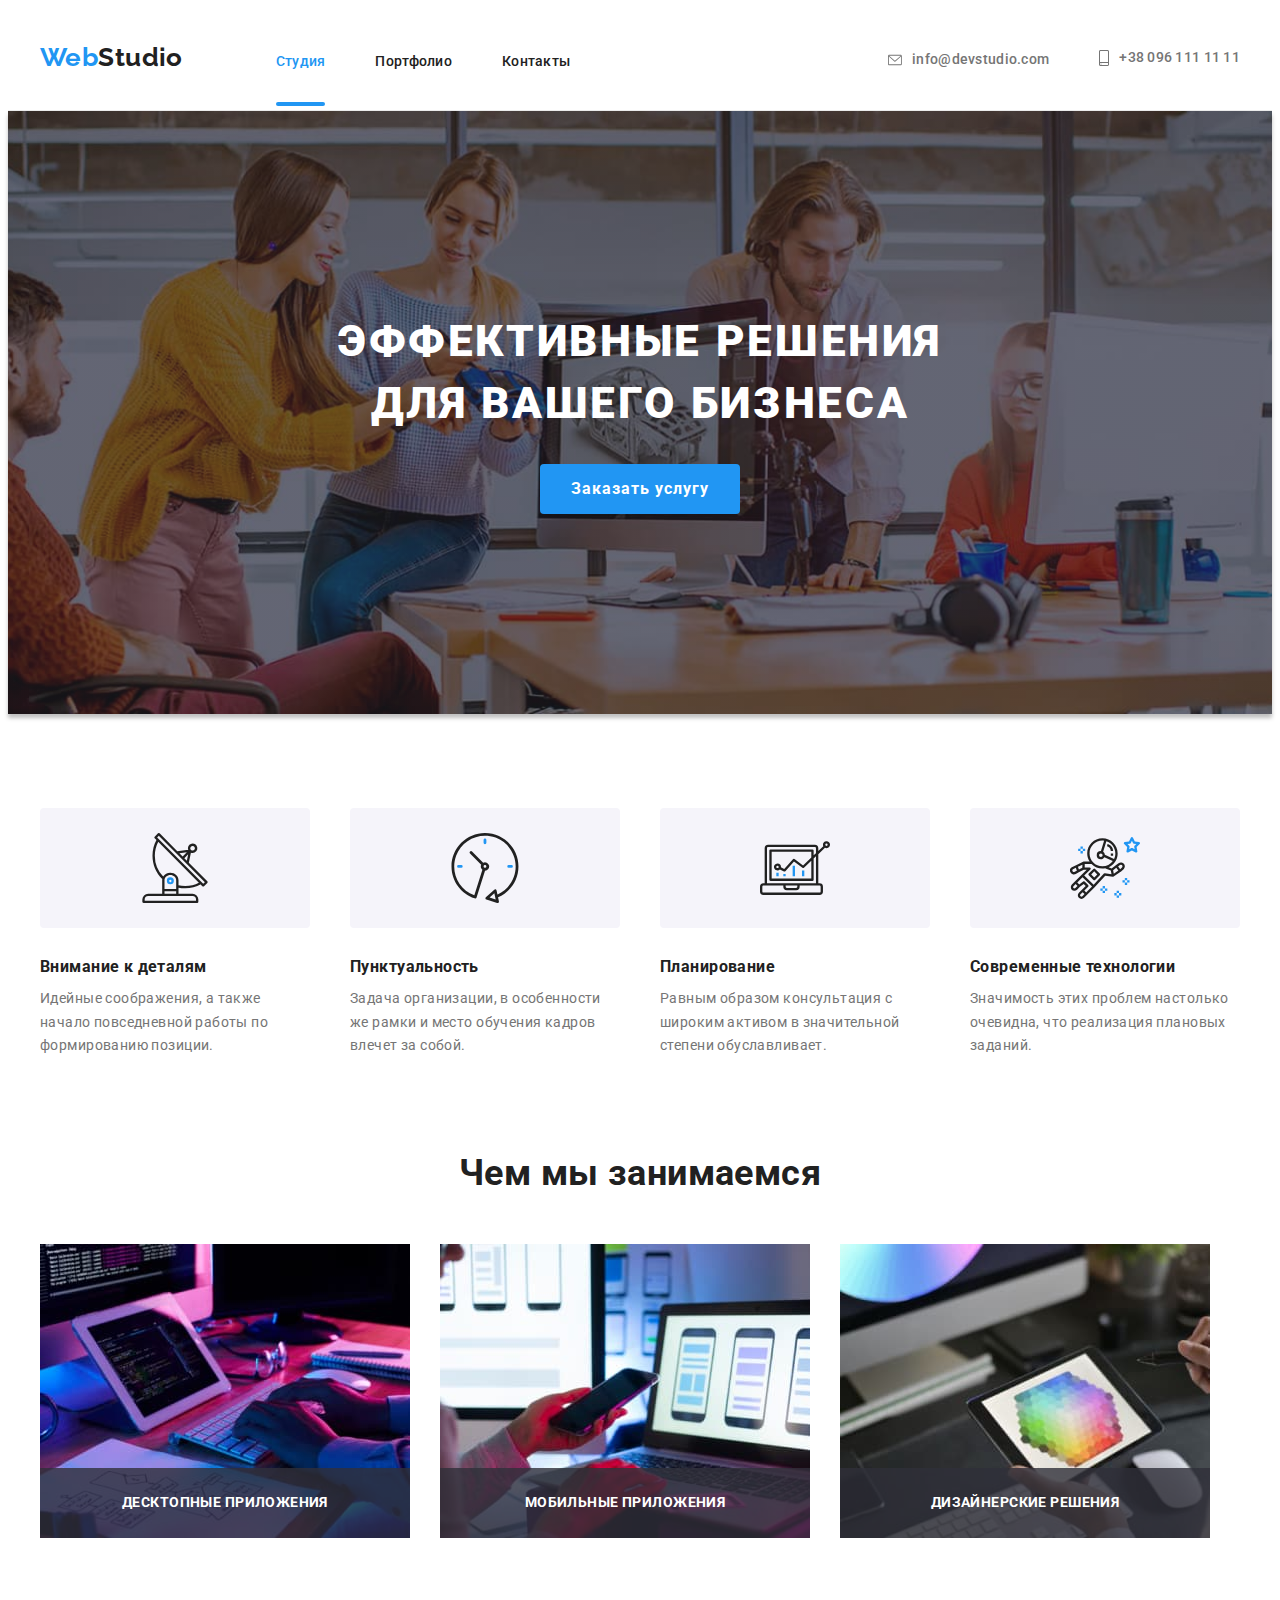
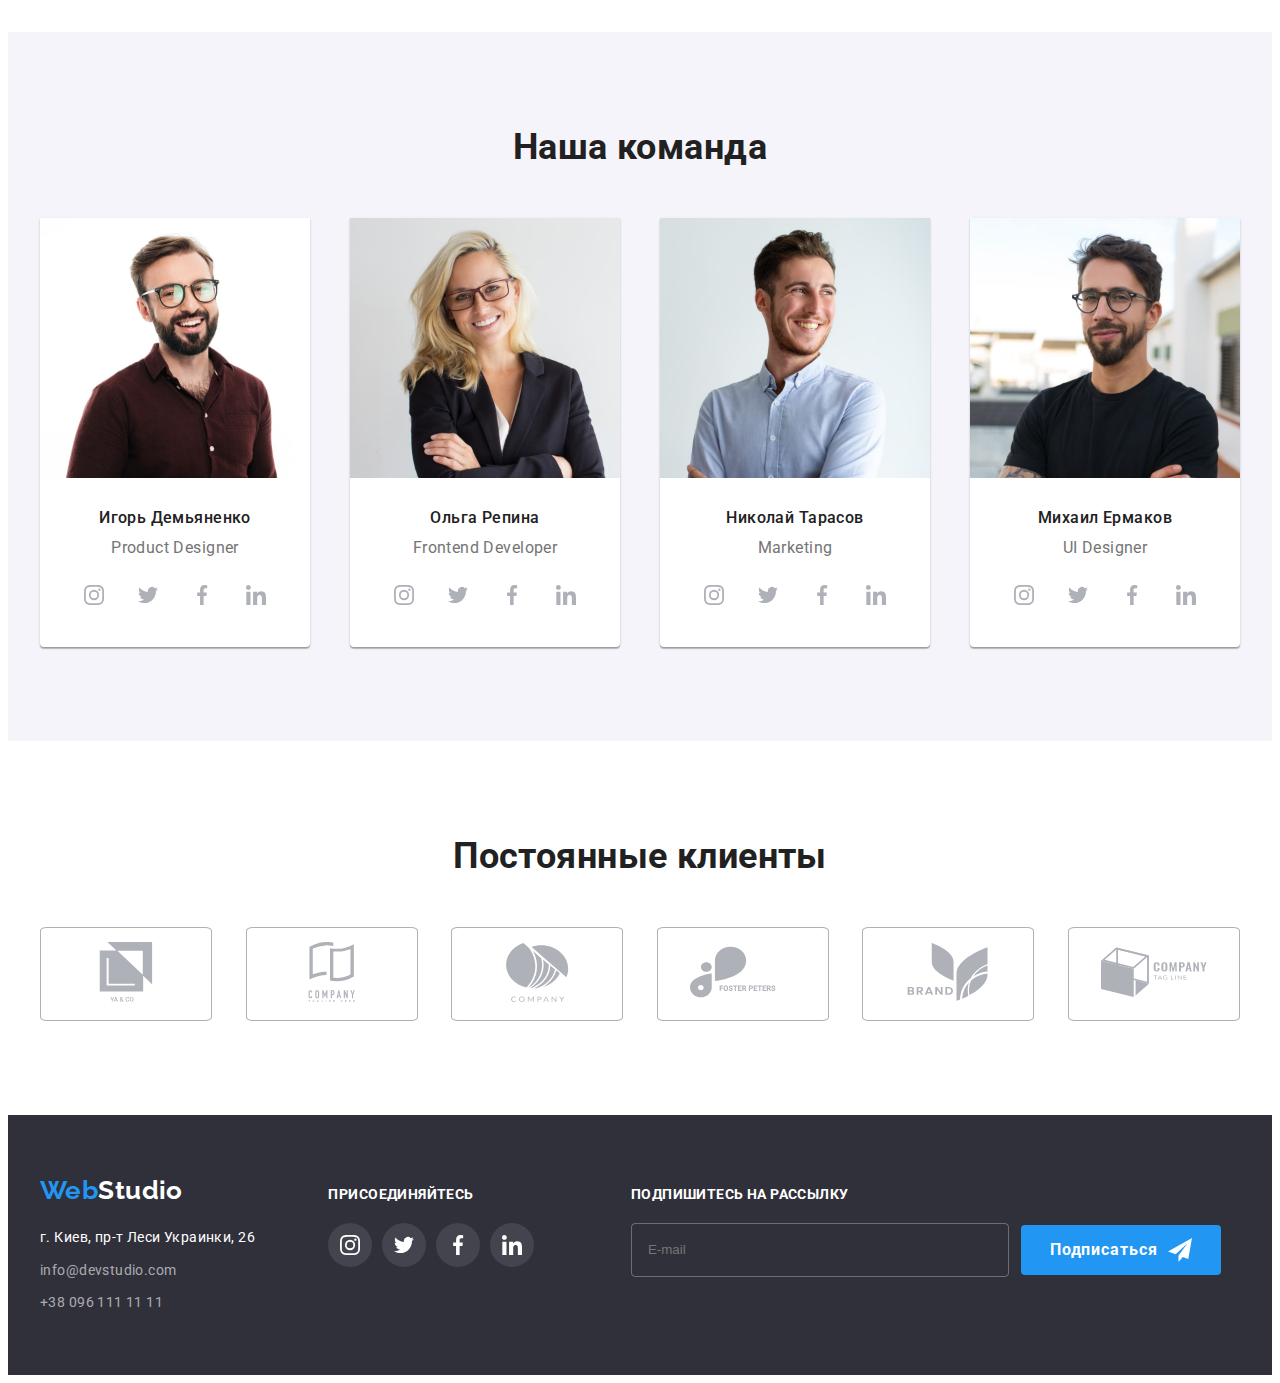
<file: index.html>
<!DOCTYPE html>
<html lang="ru">
  <head>
    <meta charset="UTF-8" />
    <meta http-equiv="X-UA-Compatible" content="IE=edge" />
    <meta name="viewport" content="width=device-width, initial-scale=1.0" />
    <title>Студия</title>
    <link
      rel="stylesheet"
      href="https://cdnjs.cloudflare.com/ajax/libs/modern-normalize/1.1.0/modern-normalize.min.css"
      integrity="sha512-wpPYUAdjBVSE4KJnH1VR1HeZfpl1ub8YT/NKx4PuQ5NmX2tKuGu6U/JRp5y+Y8XG2tV+wKQpNHVUX03MfMFn9Q=="
      crossorigin="anonymous"
      referrerpolicy="no-referrer"
    />
    <link
      href="https://fonts.googleapis.com/css2?family=Raleway:wght@700&family=Roboto:wght@400;500;700;900&display=swap"
      rel="stylesheet"
    />
    <link rel="stylesheet" href="./css/main.min.css" />
  </head>
  <body>
    <!--------------------------------------------Шапка проекта-------------------------------------------->
    <header class="header">
      <div class="container header__container">
        <nav class="site-nav">
          <a class="link logo header__logo" href="#" lang="en">
            <span class="accent-color">Web</span>Studio</a
          >
          <ul class="list site-list">
            <li class="site-list__item">
              <a class="link site-list__link current-link" href="index.html"
                >Студия</a
              >
            </li>
            <li class="site-list__item">
              <a class="link site-list__link" href="portfolio.html"
                >Портфолио</a
              >
            </li>
            <li class="site-list__item">
              <a class="link site-list__link" href="#">Контакты</a>
            </li>
          </ul>
        </nav>
        <ul class="list cntc-list">
          <li class="cntc-list__item">
            <a
              class="link mail-link cntc-list__link"
              href="mailto:info@devstudio.com"
            >
              <svg class="cntc-list__icon" width="16" height="12">
                <use href="./images/sprite.svg#icon-envelope"></use>
              </svg>
              info@devstudio.com</a
            >
          </li>
          <li class="cntc-list__item">
            <a class="link cntc-list__link" href="tel:+380961111111">
              <svg class="cntc-list__icon" width="10" height="16">
                <use href="./images/sprite.svg#icon-smartphone"></use>
              </svg>
              +38 096 111 11 11</a
            >
          </li>
        </ul>
      </div>
    </header>
    <main>
      <!--------------------------------------------Шапка-герой-------------------------------------------->
      <section class="hero hero-bg">
        <div class="container">
          <h1 class="hero__title">
            Эффективные решения <br />для вашего бизнеса
          </h1>
          <button type="button" class="main-btn" data-modal-open>
            Заказать услугу
          </button>
        </div>
      </section>
      <!--------------------------------------Особенности работы-------------------------------------->
      <section class="section">
        <div class="container">
          <h2 class="section__title" hidden>Особенности</h2>
          <ul class="list specifics-list">
            <li class="specifics-list__item">
              <div class="specifics-icon">
                <svg class="icon">
                  <use href="./images/sprite.svg#icon-antena"></use>
                </svg>
              </div>
              <h3 class="specifics-list__title">Внимание к деталям</h3>
              <p class="specifics-list__text">
                Идейные соображения, а также начало повседневной работы по
                формированию позиции.
              </p>
            </li>
            <li class="specifics-list__item">
              <div class="specifics-icon">
                <svg class="icon">
                  <use href="./images/sprite.svg#icon-clock"></use>
                </svg>
              </div>
              <h3 class="specifics-list__title">Пунктуальность</h3>
              <p class="specifics-list__text">
                Задача организации, в особенности же рамки и место обучения
                кадров влечет за собой.
              </p>
            </li>
            <li class="specifics-list__item">
              <div class="specifics-icon">
                <svg class="icon">
                  <use href="./images/sprite.svg#icon-diaram"></use>
                </svg>
              </div>
              <h3 class="specifics-list__title">Планирование</h3>
              <p class="specifics-list__text">
                Равным образом консультация с широким активом в значительной
                степени обуславливает.
              </p>
            </li>
            <li class="specifics-list__item">
              <div class="specifics-icon">
                <svg class="icon">
                  <use href="./images/sprite.svg#icon-astro"></use>
                </svg>
              </div>
              <h3 class="specifics-list__title">Современные технологии</h3>
              <p class="specifics-list__text">
                Значимость этих проблем настолько очевидна, что реализация
                плановых заданий.
              </p>
            </li>
          </ul>
        </div>
      </section>
      <!--------------------------------------------Услуги-------------------------------------------->
      <section>
        <div class="container">
          <h2 class="section__title">Чем мы занимаемся</h2>
          <ul class="list images-list">
            <li class="images-list__item">
              <div class="image-wrap">
                <img src="./images/box-1.jpg" alt="Кодинг" width="370" />
                <p class="image-wrap__text">Десктопные приложения</p>
              </div>
            </li>
            <li class="images-list__item">
              <div class="image-wrap">
                <img src="./images/box-2.jpg" alt="Натив" width="370" />
                <p class="image-wrap__text">Мобильные приложения</p>
              </div>
            </li>
            <li class="images-list__item">
              <div class="image-wrap">
                <img src="./images/box-3.jpg" alt="Дизайн" width="370" />
                <p class="image-wrap__text">Дизайнерские решения</p>
              </div>
            </li>
          </ul>
        </div>
      </section>
      <!--------------------------------------------Команда-------------------------------------------->
      <section class="section team">
        <div class="container">
          <h2 class="section__title">Наша команда</h2>
          <ul class="list team-list">
            <li class="team-list__item">
              <img
                src="./images/img-3.jpg"
                alt="Игорь Демьяненко"
                width="270"
              />
              <div class="team-box">
                <h3 class="team-box__title">Игорь Демьяненко</h3>
                <p class="team-box__text" lang="en">Product Designer</p>
                <ul class="list sl-list">
                  <li class="sl-list__item">
                    <a
                      href="https://www.instagram.com"
                      target="_blank"
                      rel="noopener noreferrer"
                      class="sl-list__link"
                    >
                      <svg class="sl-list__icon" width="20" height="20">
                        <use href="./images/sprite.svg#icon-instagram"></use>
                      </svg>
                    </a>
                  </li>
                  <li class="sl-list__item">
                    <a
                      href="https://twitter.com"
                      target="_blank"
                      rel="noopener noreferrer"
                      class="sl-list__link"
                    >
                      <svg class="sl-list__icon" width="20" height="20">
                        <use href="./images/sprite.svg#icon-twitter"></use>
                      </svg>
                    </a>
                  </li>
                  <li class="sl-list__item">
                    <a
                      href="https://uk-ua.facebook.com"
                      target="_blank"
                      rel="noopener noreferrer"
                      class="sl-list__link"
                    >
                      <svg class="sl-list__icon" width="20" height="20">
                        <use href="./images/sprite.svg#icon-facebook"></use>
                      </svg>
                    </a>
                  </li>
                  <li class="sl-list__item">
                    <a
                      href="https://www.linkedin.com"
                      target="_blank"
                      rel="noopener noreferrer"
                      class="sl-list__link"
                    >
                      <svg class="sl-list__icon" width="20" height="20">
                        <use href="./images/sprite.svg#icon-linkedin"></use>
                      </svg>
                    </a>
                  </li>
                </ul>
              </div>
            </li>
            <li class="team-list__item">
              <img src="./images/img-2.jpg" alt="Ольга Репина" width="270" />
              <div class="team-box">
                <h3 class="team-box__title">Ольга Репина</h3>
                <p class="team-box__text" lang="en">Frontend Developer</p>
                <ul class="list sl-list">
                  <li class="sl-list__item">
                    <a
                      href="https://www.instagram.com"
                      target="_blank"
                      rel="noopener noreferrer"
                      class="sl-list__link"
                    >
                      <svg class="sl-list__icon" width="20" height="20">
                        <use href="./images/sprite.svg#icon-instagram"></use>
                      </svg>
                    </a>
                  </li>
                  <li class="sl-list__item">
                    <a
                      href="https://twitter.com"
                      target="_blank"
                      rel="noopener noreferrer"
                      class="sl-list__link"
                    >
                      <svg class="sl-list__icon" width="20" height="20">
                        <use href="./images/sprite.svg#icon-twitter"></use>
                      </svg>
                    </a>
                  </li>
                  <li class="sl-list__item">
                    <a
                      href="https://uk-ua.facebook.com"
                      target="_blank"
                      rel="noopener noreferrer"
                      class="sl-list__link"
                    >
                      <svg class="sl-list__icon" width="20" height="20">
                        <use href="./images/sprite.svg#icon-facebook"></use>
                      </svg>
                    </a>
                  </li>
                  <li class="sl-list__item">
                    <a
                      href="https://www.linkedin.com"
                      target="_blank"
                      rel="noopener noreferrer"
                      class="sl-list__link"
                    >
                      <svg class="sl-list__icon" width="20" height="20">
                        <use href="./images/sprite.svg#icon-linkedin"></use>
                      </svg>
                    </a>
                  </li>
                </ul>
              </div>
            </li>
            <li class="team-list__item">
              <img src="./images/img-1.jpg" alt="Николай Тарасов" width="270" />
              <div class="team-box">
                <h3 class="team-box__title">Николай Тарасов</h3>
                <p class="team-box__text" lang="en">Marketing</p>
                <ul class="list sl-list">
                  <li class="sl-list__item">
                    <a
                      href="https://www.instagram.com"
                      target="_blank"
                      rel="noopener noreferrer"
                      class="sl-list__link"
                    >
                      <svg class="sl-list__icon" width="20" height="20">
                        <use href="./images/sprite.svg#icon-instagram"></use>
                      </svg>
                    </a>
                  </li>
                  <li class="sl-list__item">
                    <a
                      href="https://twitter.com"
                      target="_blank"
                      rel="noopener noreferrer"
                      class="sl-list__link"
                    >
                      <svg class="sl-list__icon" width="20" height="20">
                        <use href="./images/sprite.svg#icon-twitter"></use>
                      </svg>
                    </a>
                  </li>
                  <li class="sl-list__item">
                    <a
                      href="https://uk-ua.facebook.com"
                      target="_blank"
                      rel="noopener noreferrer"
                      class="sl-list__link"
                    >
                      <svg class="sl-list__icon" width="20" height="20">
                        <use href="./images/sprite.svg#icon-facebook"></use>
                      </svg>
                    </a>
                  </li>
                  <li class="sl-list__item">
                    <a
                      href="https://www.linkedin.com"
                      target="_blank"
                      rel="noopener noreferrer"
                      class="sl-list__link"
                    >
                      <svg class="sl-list__icon" width="20" height="20">
                        <use href="./images/sprite.svg#icon-linkedin"></use>
                      </svg>
                    </a>
                  </li>
                </ul>
              </div>
            </li>
            <li class="team-list__item">
              <img src="./images/img.jpg" alt="Михаил Ермаков" width="270" />
              <div class="team-box">
                <h3 class="team-box__title">Михаил Ермаков</h3>
                <p class="team-box__text" lang="en">UI Designer</p>
                <ul class="list sl-list">
                  <li class="sl-list__item">
                    <a
                      href="https://www.instagram.com"
                      target="_blank"
                      rel="noopener noreferrer"
                      class="sl-list__link"
                    >
                      <svg class="sl-list__icon" width="20" height="20">
                        <use href="./images/sprite.svg#icon-instagram"></use>
                      </svg>
                    </a>
                  </li>
                  <li class="sl-list__item">
                    <a
                      href="https://twitter.com"
                      target="_blank"
                      rel="noopener noreferrer"
                      class="sl-list__link"
                    >
                      <svg class="sl-list__icon" width="20" height="20">
                        <use href="./images/sprite.svg#icon-twitter"></use>
                      </svg>
                    </a>
                  </li>
                  <li class="sl-list__item">
                    <a
                      href="https://uk-ua.facebook.com"
                      target="_blank"
                      rel="noopener noreferrer"
                      class="sl-list__link"
                    >
                      <svg class="sl-list__icon" width="20" height="20">
                        <use href="./images/sprite.svg#icon-facebook"></use>
                      </svg>
                    </a>
                  </li>
                  <li class="sl-list__item">
                    <a
                      href="https://www.linkedin.com"
                      target="_blank"
                      rel="noopener noreferrer"
                      class="sl-list__link"
                    >
                      <svg class="sl-list__icon" width="20" height="20">
                        <use href="./images/sprite.svg#icon-linkedin"></use>
                      </svg>
                    </a>
                  </li>
                </ul>
              </div>
            </li>
          </ul>
        </div>
      </section>
      <section class="section clients">
        <div class="container">
          <h2 class="section__title">Постоянные клиенты</h2>
          <ul class="list clients-list">
            <li class="clients-list__item">
              <a href="#" class="clients-list__link">
                <svg class="clients-list__icon" width="106" height="60">
                  <use href="./images/sprite.svg#icon-yaco-client"></use>
                </svg>
              </a>
            </li>
            <li class="clients-list__item">
              <a href="#" class="clients-list__link">
                <svg class="clients-list__icon" width="106" height="60">
                  <use href="./images/sprite.svg#icon-taglinghere-client"></use>
                </svg>
              </a>
            </li>
            <li class="clients-list__item">
              <a href="#" class="clients-list__link">
                <svg class="clients-list__icon" width="106" height="60">
                  <use href="./images/sprite.svg#icon-company-client"></use>
                </svg>
              </a>
            </li>
            <li class="clients-list__item">
              <a href="#" class="clients-list__link">
                <svg class="clients-list__icon" width="106" height="60">
                  <use
                    href="./images/sprite.svg#icon-fosterpeters-client"
                  ></use>
                </svg>
              </a>
            </li>
            <li class="clients-list__item">
              <a href="#" class="clients-list__link">
                <svg class="clients-list__icon" width="106" height="60">
                  <use href="./images/sprite.svg#icon-brand-client"></use>
                </svg>
              </a>
            </li>
            <li class="clients-list__item">
              <a href="#" class="clients-list__link">
                <svg class="clients-list__icon" width="106" height="60">
                  <use href="./images/sprite.svg#icon-tagline-client"></use>
                </svg>
              </a>
            </li>
          </ul>
        </div>
      </section>
    </main>
    <!--------------------------------------------Подвал-------------------------------------------->
    <footer class="footer">
      <div class="container">
        <div class="address-box">
          <a class="link logo footer-logo" href="#" lang="en">
            <span class="accent-color">Web</span>Studio</a
          >
          <address class="address">
            <ul class="list address-list">
              <li class="address-list__item">
                <a
                  class="link address-list__link"
                  href="https://www.google.com/maps/place/%D0%B1%D1%83%D0%BB%D1%8C%D0%B2%D0%B0%D1%80+%D0%9B%D0%B5%D1%81%D1%96+%D0%A3%D0%BA%D1%80%D0%B0%D1%97%D0%BD%D0%BA%D0%B8,+26,+%D0%9A%D0%B8%D1%97%D0%B2,+02000/@50.4265807,30.5361971,17z/data=!3m1!4b1!4m5!3m4!1s0x40d4cf0e033ecbe9:0x57a4dffefec77da0!8m2!3d50.4265807!4d30.5383858"
                  target="_blank"
                  rel="noopener noreferrer"
                  >г. Киев, пр-т Леси Украинки, 26</a
                >
              </li>
              <li class="address-list__item">
                <a class="link" href="mailto:info@devstudio.com"
                  >info@devstudio.com</a
                >
              </li>
              <li class="address-list__item">
                <a class="link" href="tel:+380961111111">+38 096 111 11 11</a>
              </li>
            </ul>
          </address>
        </div>
        <div class="sn-box">
          <h2 class="sn-box__title">Присоединяйтесь</h2>
          <ul class="list sn-list">
            <li class="sn-list__item">
              <a
                href="https://www.instagram.com"
                target="_blank"
                rel="noopener noreferrer"
                class="sn-list__link"
              >
                <svg class="sn-list__icon" width="20" height="20">
                  <use href="./images/sprite.svg#icon-instagram"></use>
                </svg>
              </a>
            </li>
            <li class="sn-list__item">
              <a
                href="https://twitter.com"
                target="_blank"
                rel="noopener noreferrer"
                class="sn-list__link"
              >
                <svg class="sn-list__icon" width="20" height="20">
                  <use href="./images/sprite.svg#icon-twitter"></use>
                </svg>
              </a>
            </li>
            <li class="sn-list__item">
              <a
                href="https://uk-ua.facebook.com"
                target="_blank"
                rel="noopener noreferrer"
                class="sn-list__link"
              >
                <svg class="sn-list__icon" width="20" height="20">
                  <use href="./images/sprite.svg#icon-facebook"></use>
                </svg>
              </a>
            </li>
            <li class="sn-list__item">
              <a
                href="https://www.linkedin.com"
                target="_blank"
                rel="noopener noreferrer"
                class="sn-list__link"
              >
                <svg class="sn-list__icon" width="20" height="20">
                  <use href="./images/sprite.svg#icon-linkedin"></use>
                </svg>
              </a>
            </li>
          </ul>
        </div>
        <div class="sign-box">
          <h2 class="sign-box__title">Подпишитесь на рассылку</h2>
          <form action="#">
            <div class="sign-wrap">
              <input
                type="email"
                name="email"
                class="sign-wrap__email"
                placeholder="E-mail"
              />
              <button type="submit" class="main-btn sign-btn">
                Подписаться
                <svg class="sign-btn__icon" width="24" height="24">
                  <use href="./images/icons.svg#icon-send"></use>
                </svg>
              </button>
            </div>
          </form>
        </div>
      </div>
    </footer>
    <!--------------------------------------------Модалка-------------------------------------------->
    <div class="backdrop is-hidden" data-modal>
      <div class="modal">
        <p class="modal__title">Оставьте свои данные, мы вам перезвоним</p>
        <form action="#">
          <div class="form-wrap">
            <label for="user-name" class="form-wrap__text">Имя</label>
            <div class="input-box">
              <input
                type="text"
                name="user-name"
                id="user-name"
                class="input-box__form input-box__size"
                required
              />
              <svg class="input-box__icon" width="18" height="18">
                <use href="./images/icons.svg#icon-person"></use>
              </svg>
            </div>
          </div>
          <div class="form-wrap">
            <label for="user-tel" class="form-wrap__text">Телефон</label>
            <div class="input-box">
              <input
                type="tel"
                name="tel"
                id="user-tel"
                class="input-box__form input-box__size"
                required
              />
              <svg class="input-box__icon" width="18" height="18">
                <use href="./images/icons.svg#icon-phone"></use>
              </svg>
            </div>
          </div>
          <div class="form-wrap">
            <label for="user-email" class="form-wrap__text">Почта</label>
            <div class="input-box">
              <input
                type="email"
                name="email"
                id="user-email"
                class="input-box__form input-box__size"
                required
              />
              <svg class="input-box__icon" width="18" height="18">
                <use href="./images/icons.svg#icon-email"></use>
              </svg>
            </div>
          </div>
          <div class="comment-box">
            <label for="user-comments" class="comment-box__text"
              >Комментарий</label
            >
            <textarea
              name="coments"
              id="user-comments"
              placeholder="Введите текст"
              class="input-box__form comment-box__size"
            ></textarea>
          </div>
          <!-----------------------Чекбокс----------------------->
          <label class="checkbox">
            <input type="checkbox" class="check-box__input" />
            <span class="check__box">
              <svg class="check-box__icon" width="18" height="18">
                <use href="./images/icons.svg#icon-vector"></use>
              </svg>
            </span>
            Соглашаюсь с рассылкой и принимаю
            <a class="check-box__link" href="#"> Условия договора</a>
          </label>
          <!-- --------------------------------------------------->
          <button type="submit" class="main-btn form-btn">Отправить</button>
        </form>
        <button type="submit" class="modal__close" data-modal-close>
          <svg class="modal__close-icon">
            <use href="./images/sprite.svg#icon-close"></use>
          </svg>
        </button>
      </div>
    </div>
    <script src="./js/modal.js"></script>
  </body>
</html>
</file>
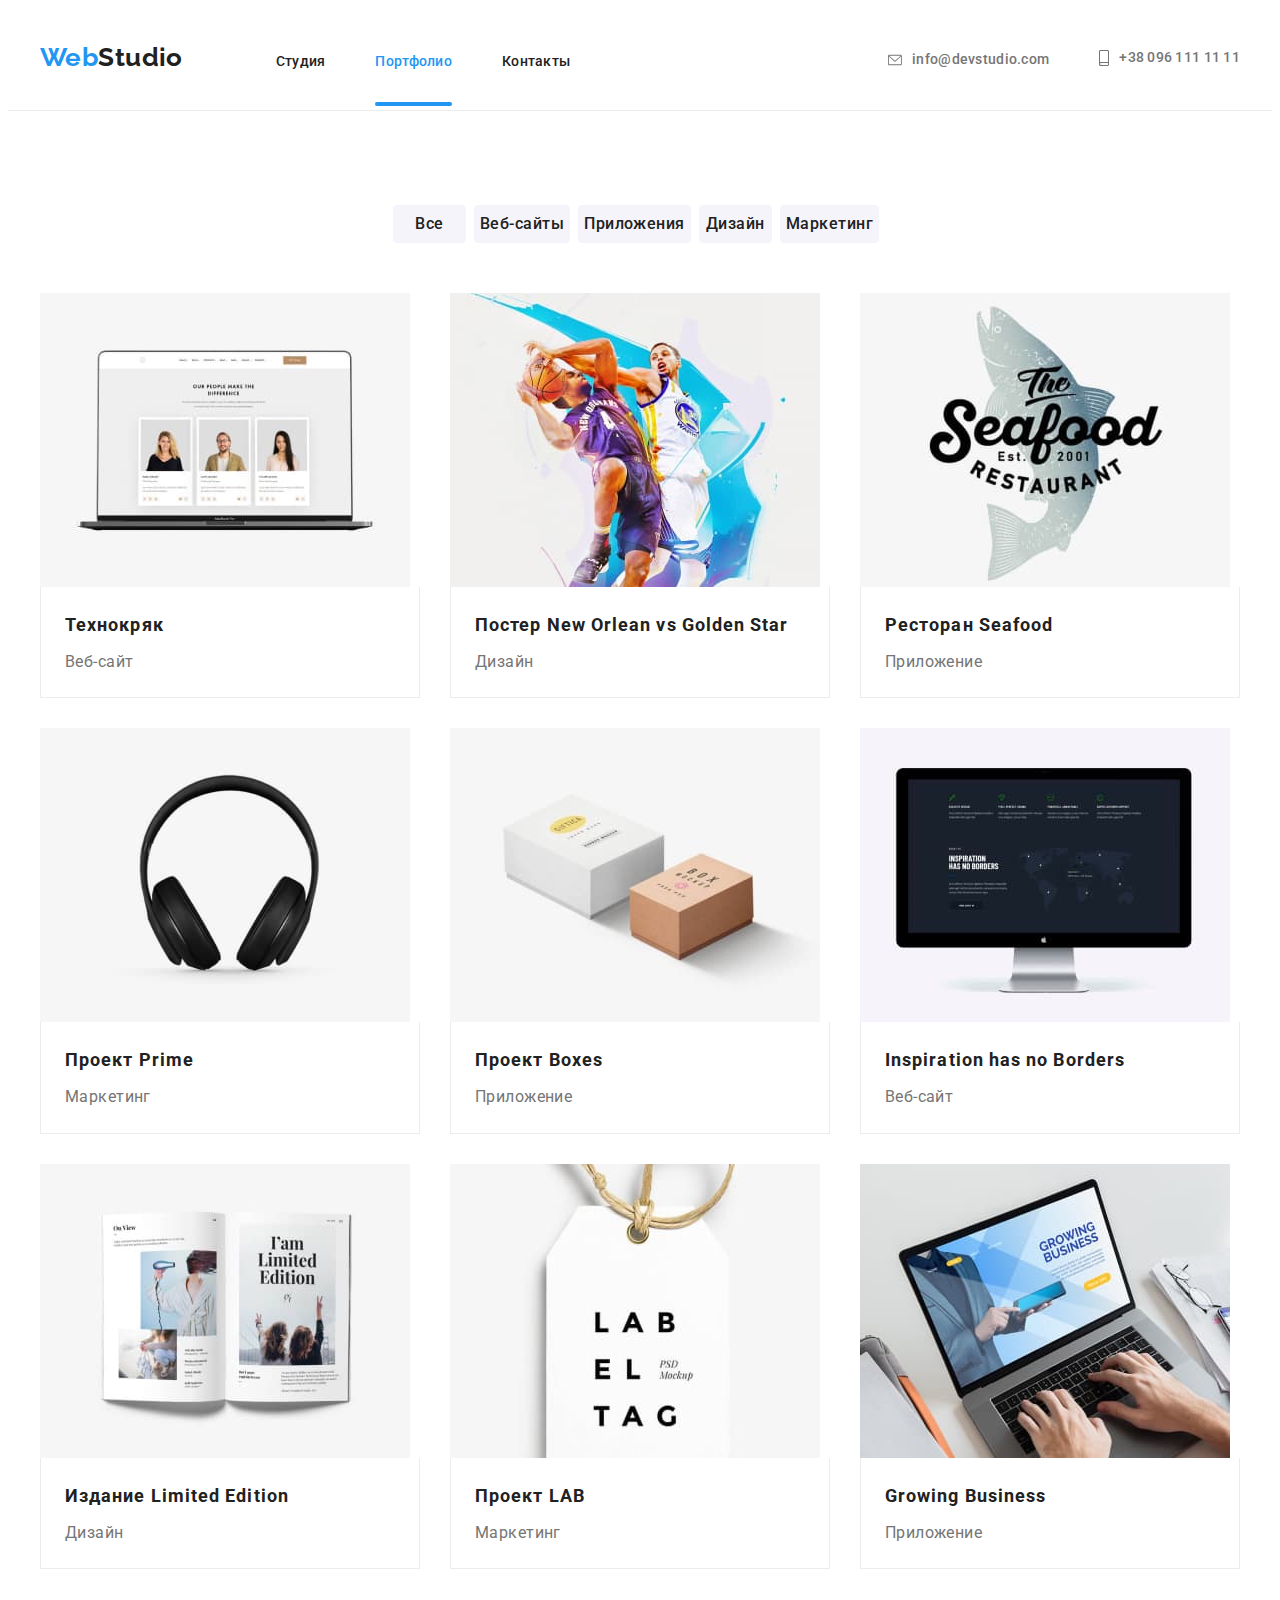
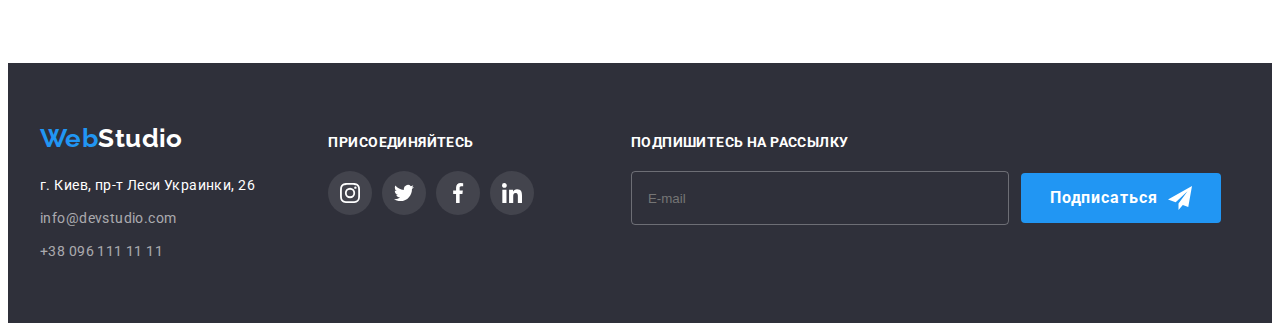
<file: portfolio.html>
<!DOCTYPE html>
<html lang="ru">
  <head>
    <meta charset="UTF-8" />
    <meta http-equiv="X-UA-Compatible" content="IE=edge" />
    <meta name="viewport" content="width=device-width, initial-scale=1.0" />
    <title>Студия</title>
    <link
      rel="stylesheet"
      href="https://cdnjs.cloudflare.com/ajax/libs/modern-normalize/1.1.0/modern-normalize.min.css"
      integrity="sha512-wpPYUAdjBVSE4KJnH1VR1HeZfpl1ub8YT/NKx4PuQ5NmX2tKuGu6U/JRp5y+Y8XG2tV+wKQpNHVUX03MfMFn9Q=="
      crossorigin="anonymous"
      referrerpolicy="no-referrer"
    />
    <link
      href="https://fonts.googleapis.com/css2?family=Raleway:wght@700&family=Roboto:wght@400;500;700;900&display=swap"
      rel="stylesheet"
    />
    <link rel="stylesheet" href="./css/main.min.css" />
  </head>
  <body>
    <!--------------------------------------------Шапка проекта-------------------------------------------->
    <header class="header">
      <div class="container header__container">
        <nav class="site-nav">
          <a class="link logo header__logo" href="#" lang="en">
            <span class="accent-color">Web</span>Studio</a
          >
          <ul class="list site-list">
            <li class="site-list__item">
              <a class="link site-list__link" href="index.html">Студия</a>
            </li>
            <li class="site-list__item">
              <a class="link site-list__link current-link" href="portfolio.html"
                >Портфолио</a
              >
            </li>
            <li class="site-list__item">
              <a class="link site-list__link" href="#">Контакты</a>
            </li>
          </ul>
        </nav>
        <ul class="list cntc-list">
          <li class="cntc-list__item">
            <a
              class="link mail-link cntc-list__link"
              href="mailto:info@devstudio.com"
            >
              <svg class="cntc-list__icon" width="16" height="12">
                <use href="./images/sprite.svg#icon-envelope"></use>
              </svg>
              info@devstudio.com</a
            >
          </li>
          <li class="cntc-list__item">
            <a class="link cntc-list__link" href="tel:+380961111111">
              <svg class="cntc-list__icon" width="10" height="16">
                <use href="./images/sprite.svg#icon-smartphone"></use>
              </svg>
              +38 096 111 11 11</a
            >
          </li>
        </ul>
      </div>
    </header>
    <main>
      <!-- -------------------------------------Список портфолио--------------------------------------->
      <section class="section">
        <!---------------------------------------Список кнопок--------------------------------------->
        <h1 hidden>Портфолио</h1>
        <div class="container">
          <ul class="list btns-list">
            <li>
              <button type="button" class="all-btn">Все</button>
            </li>
            <li>
              <button type="button" class="ws-btn">Веб-сайты</button>
            </li>
            <li>
              <button type="button" class="app-btn">Приложения</button>
            </li>
            <li>
              <button type="button" class="design-btn">Дизайн</button>
            </li>
            <li>
              <button type="button" class="marketing-btn">Маркетинг</button>
            </li>
          </ul>
          <!--------------------------------------------Список услуг-------------------------------------------->
          <ul class="list service-list">
            <li class="service-list__item">
              <a class="link service-list__link" href="#">
                <div class="service-wrap">
                  <p class="service-wrap__text">
                    Технокряк это современная площадка распространения
                    коронавируса. Компании используют эту платформу для
                    цифрового шпионажа и атак на защищённые сервера конкурентов.
                  </p>
                  <img src="./images/tecno.jpg" alt="технокряк" />
                </div>
                <div class="service-box">
                  <h2 class="service-box__title">Технокряк</h2>
                  <p class="service-box__text">Веб-сайт</p>
                </div>
              </a>
            </li>
            <li class="service-list__item">
              <a class="link service-list__link" href="#">
                <div class="service-wrap">
                  <p class="service-wrap__text">
                    Lorem ipsum dolor sit amet, consectetur adipisicing elit.
                    Doloremque velit itaque earum quos odit commodi ad,
                    dignissimos esse rerum voluptas.
                  </p>
                  <img src="./images/basketball.jpg" alt="постер" />
                </div>
                <div class="service-box">
                  <h2 class="service-box__title">
                    Постер New Orlean vs Golden Star
                  </h2>
                  <p class="service-box__text">Дизайн</p>
                </div>
              </a>
            </li>
            <li class="service-list__item">
              <a class="link service-list__link" href="#">
                <div class="service-wrap">
                  <p class="service-wrap__text">
                    Lorem ipsum dolor sit amet, consectetur adipisicing elit.
                    Doloremque velit itaque earum quos odit commodi ad,
                    dignissimos esse rerum voluptas.
                  </p>
                  <img src="./images/seafood.jpg" alt="ресторан" />
                </div>
                <div class="service-box">
                  <h2 class="service-box__title">Ресторан Seafood</h2>
                  <p class="service-box__text">Приложение</p>
                </div>
              </a>
            </li>
            <li class="service-list__item">
              <a class="link service-list__link" href="#">
                <div class="service-wrap">
                  <p class="service-wrap__text">
                    Lorem ipsum dolor sit amet, consectetur adipisicing elit.
                    Doloremque velit itaque earum quos odit commodi ad,
                    dignissimos esse rerum voluptas.
                  </p>
                  <img src="./images/prime.jpg" alt="проект" />
                </div>
                <div class="service-box">
                  <h2 class="service-box__title">Проект Prime</h2>
                  <p class="service-box__text">Маркетинг</p>
                </div>
              </a>
            </li>
            <li class="service-list__item">
              <a class="link service-list__link" href="#">
                <div class="service-wrap">
                  <p class="service-wrap__text">
                    Lorem ipsum dolor sit amet, consectetur adipisicing elit.
                    Doloremque velit itaque earum quos odit commodi ad,
                    dignissimos esse rerum voluptas.
                  </p>
                  <img src="./images/boxes.jpg" alt="ящики" />
                </div>
                <div class="service-box">
                  <h2 class="service-box__title">Проект Boxes</h2>
                  <p class="service-box__text">Приложение</p>
                </div>
              </a>
            </li>
            <li class="service-list__item">
              <a class="link service-list__link" href="#">
                <div class="service-wrap">
                  <p class="service-wrap__text">
                    Lorem ipsum dolor sit amet, consectetur adipisicing elit.
                    Doloremque velit itaque earum quos odit commodi ad,
                    dignissimos esse rerum voluptas.
                  </p>
                  <img src="./images/no-borders.jpg" alt="сайт" />
                </div>
                <div class="service-box">
                  <h2 class="service-box__title">Inspiration has no Borders</h2>
                  <p class="service-box__text">Веб-сайт</p>
                </div>
              </a>
            </li>
            <li class="service-list__item">
              <a class="link service-list__link" href="#">
                <div class="service-wrap">
                  <p class="service-wrap__text">
                    Lorem ipsum dolor sit amet, consectetur adipisicing elit.
                    Doloremque velit itaque earum quos odit commodi ad,
                    dignissimos esse rerum voluptas.
                  </p>
                  <img src="./images/limited-ed.jpg" alt="издание" />
                </div>
                <div class="service-box">
                  <h2 class="service-box__title">Издание Limited Edition</h2>
                  <p class="service-box__text">Дизайн</p>
                </div>
              </a>
            </li>
            <li class="service-list__item">
              <a class="link service-list__link" href="#">
                <div class="service-wrap">
                  <p class="service-wrap__text">
                    Lorem ipsum dolor sit amet, consectetur adipisicing elit.
                    Doloremque velit itaque earum quos odit commodi ad,
                    dignissimos esse rerum voluptas.
                  </p>
                  <img src="./images/lab.jpg" alt="лаборатория" />
                </div>
                <div class="service-box">
                  <h2 class="service-box__title">Проект LAB</h2>
                  <p class="service-box__text">Маркетинг</p>
                </div>
              </a>
            </li>
            <li class="service-list__item">
              <a class="link service-list__link" href="#">
                <div class="service-wrap">
                  <p class="service-wrap__text">
                    Lorem ipsum dolor sit amet, consectetur adipisicing elit.
                    Doloremque velit itaque earum quos odit commodi ad,
                    dignissimos esse rerum voluptas.
                  </p>
                  <img src="./images/bussines.jpg" alt="бизнес" />
                </div>
                <div class="service-box">
                  <h2 class="service-box__title">Growing Business</h2>
                  <p class="service-box__text">Приложение</p>
                </div>
              </a>
            </li>
          </ul>
        </div>
      </section>
    </main>
    <!--------------------------------------------Подвал-------------------------------------------->
    <footer class="footer">
      <div class="container">
        <div class="address-box">
          <a class="link logo footer-logo" href="#" lang="en">
            <span class="accent-color">Web</span>Studio</a
          >
          <address class="address">
            <ul class="list address-list">
              <li class="address-list__item">
                <a
                  class="link address-list__link"
                  href="https://www.google.com/maps/place/%D0%B1%D1%83%D0%BB%D1%8C%D0%B2%D0%B0%D1%80+%D0%9B%D0%B5%D1%81%D1%96+%D0%A3%D0%BA%D1%80%D0%B0%D1%97%D0%BD%D0%BA%D0%B8,+26,+%D0%9A%D0%B8%D1%97%D0%B2,+02000/@50.4265807,30.5361971,17z/data=!3m1!4b1!4m5!3m4!1s0x40d4cf0e033ecbe9:0x57a4dffefec77da0!8m2!3d50.4265807!4d30.5383858"
                  target="_blank"
                  rel="noopener noreferrer"
                  >г. Киев, пр-т Леси Украинки, 26</a
                >
              </li>
              <li class="address-list__item">
                <a class="link" href="mailto:info@devstudio.com"
                  >info@devstudio.com</a
                >
              </li>
              <li class="address-list__item">
                <a class="link" href="tel:+380961111111">+38 096 111 11 11</a>
              </li>
            </ul>
          </address>
        </div>
        <div class="sn-box">
          <h2 class="sn-box__title">Присоединяйтесь</h2>
          <ul class="list sn-list">
            <li class="sn-list__item">
              <a
                href="https://www.instagram.com"
                target="_blank"
                rel="noopener noreferrer"
                class="sn-list__link"
              >
                <svg class="sn-list__icon" width="20" height="20">
                  <use href="./images/sprite.svg#icon-instagram"></use>
                </svg>
              </a>
            </li>
            <li class="sn-list__item">
              <a
                href="https://twitter.com"
                target="_blank"
                rel="noopener noreferrer"
                class="sn-list__link"
              >
                <svg class="sn-list__icon" width="20" height="20">
                  <use href="./images/sprite.svg#icon-twitter"></use>
                </svg>
              </a>
            </li>
            <li class="sn-list__item">
              <a
                href="https://uk-ua.facebook.com"
                target="_blank"
                rel="noopener noreferrer"
                class="sn-list__link"
              >
                <svg class="sn-list__icon" width="20" height="20">
                  <use href="./images/sprite.svg#icon-facebook"></use>
                </svg>
              </a>
            </li>
            <li class="sn-list__item">
              <a
                href="https://www.linkedin.com"
                target="_blank"
                rel="noopener noreferrer"
                class="sn-list__link"
              >
                <svg class="sn-list__icon" width="20" height="20">
                  <use href="./images/sprite.svg#icon-linkedin"></use>
                </svg>
              </a>
            </li>
          </ul>
        </div>
        <div class="sign-box">
          <h2 class="sign-box__title">Подпишитесь на рассылку</h2>
          <form action="#">
            <div class="sign-wrap">
              <input
                type="email"
                name="email"
                class="sign-wrap__email"
                placeholder="E-mail"
              />
              <button type="submit" class="main-btn sign-btn">
                Подписаться
                <svg class="sign-btn__icon" width="24" height="24">
                  <use href="./images/icons.svg#icon-send"></use>
                </svg>
              </button>
            </div>
          </form>
        </div>
      </div>
    </footer>
  </body>
</html>
</file>
<file: css/main.min.css>
:root{--accent-color: #2196f3;--primary-text-color: #212121;--secondary-text-color: #757575;--primary-color: #ffffff;--secondary-color: #2f303a;--section-btn-color: #f5f4fa;--primary-transition: 250ms cubic-bezier(0.4, 0, 0.2, 1)}body{font-family:"Roboto", sans-serif;font-size:14px;letter-spacing:0.03em;background-color:var(--primary-color);color:var(--primary-text-color)}.container{width:1200px;padding:0 15px 0 15px;margin:0 auto}p,h1,h2,h3,h4,h5,h6{margin:0}ul{margin:0;padding-left:0}button{cursor:pointer}img{display:block;max-width:100%;height:auto}.list{list-style:none}.link{text-decoration:none}.section{padding-top:94px;padding-bottom:94px}.section__title{color:var(--primary-text-color);font-weight:bold;font-size:36px;line-height:1.17;text-align:center;margin-bottom:50px}.main-btn{font-family:inherit;font-weight:bold;font-size:16px;line-height:1.9;letter-spacing:.06em;color:var(--primary-color);background-color:var(--accent-color);min-width:200px;min-height:50px;border-radius:4px;border:none;margin:auto;display:block}.form-btn{margin-top:30px;box-shadow:0px 4px 4px rgba(0,0,0,0.15)}.form-btn:hover,.form-btn:focus{box-shadow:0px 4px 4px rgba(0,0,0,0.25);transition:box-shadow,var(--primary-transition)}.sign-btn{margin-left:12px;display:flex;align-items:center;justify-content:center}.hero{background-color:var(--secondary-color);display:flex;align-items:center;justify-content:center;flex-direction:column;padding-top:200px;padding-bottom:200px}.hero-bg{display:block;margin:0 auto;background-image:linear-gradient(rgba(47,48,58,0.4), rgba(47,48,58,0.4)),url(../images/hero-bgi.jpg);background-repeat:no-repeat;background-size:cover;background-position:center;max-width:1600px;max-height:600px;box-shadow:0px 4px 4px rgba(0,0,0,0.25)}.hero__title{text-transform:uppercase;font-weight:900;font-size:44px;line-height:1.4;letter-spacing:.06em;text-align:center;color:var(--primary-color);margin-bottom:30px}.images-list{display:flex;padding-bottom:94px}.images-list__item:not(:last-child){margin-right:30px}.image-wrap{position:relative}.image-wrap__text{position:absolute;bottom:0;font-weight:bold;line-height:1.14;text-transform:uppercase;width:100%;height:70px;color:var(--primary-color);background-color:rgba(47,48,58,0.8);display:flex;align-items:center;justify-content:center}.specifics-icon{content:"";width:270px;height:120px;background-color:#f5f4fa;border-radius:4px;display:flex;align-items:center;justify-content:center;margin-bottom:30px}.icon{width:70px;height:70px}.sl-list{display:flex;justify-content:center;margin-top:16px}.sl-list__item+.sl-list__item{margin-left:10px}.sl-list__link{width:44px;height:44px;fill:#afb1b8;background-color:var(--primary-color);display:flex;align-items:center;justify-content:center;border-radius:50%;transition:background-color,fill,var(--primary-transition)}.sl-list__link:hover,.sl-list__link:focus{background-color:var(--accent-color);fill:var(--primary-color)}.sl-list__icon{fill:inherit}.btns-list{margin-bottom:50px;display:flex;align-items:center;justify-content:center}.all-btn,.ws-btn,.app-btn,.design-btn,.marketing-btn{font-family:inherit;font-weight:500;font-size:16px;line-height:1.6;letter-spacing:.03em;text-align:center;min-width:73px;min-height:38px;border:none;border-radius:4px;margin-right:8px;color:var(--primary-text-color);background-color:var(--section-btn-color);transition:color,background-color,box-shadow,var(--primary-transition)}.all-btn:hover,.all-btn:focus,.ws-btn:hover,.ws-btn:focus,.app-btn:hover,.app-btn:focus,.design-btn:hover,.design-btn:focus,.marketing-btn:hover,.marketing-btn:focus{color:var(--primary-color);background-color:var(--accent-color);box-shadow:0px 3px 1px rgba(0,0,0,0.1),0px 1px 2px rgba(0,0,0,0.08),0px 2px 2px rgba(0,0,0,0.12)}.backdrop{position:fixed;top:0;width:100vw;height:100vh;background-color:rgba(0,0,0,0.25);transition:var(--primary-transition)}.modal{min-width:528px;min-height:581px;padding:40px;background-color:var(--primary-color);border-radius:4px;box-shadow:0px 4px 4px rgba(0,0,0,0.25);position:absolute;top:50%;left:50%;transform:translate(-50%, -50%) scale(1);transition:transform var(--primary-transition)}.modal__close{width:30px;height:30px;border-radius:50%;border:1px solid rgba(0,0,0,0.1);background-color:transparent;position:absolute;top:8px;right:8px;transition:fill var(--primary-transition)}.modal__close:hover,.modal__close:focus{fill:var(--accent-color)}.modal__close-icon{position:absolute;top:5px;right:5px;width:18px;height:18px;fill:inherit}.backdrop.is-hidden .modal{transform:scale(0.25)}.is-hidden{opacity:0;pointer-events:none;visibility:hidden}.modal__title{margin-bottom:12px;font-weight:bold;font-size:20px;line-height:1.15;letter-spacing:.03em;text-align:center}.form-wrap{margin-bottom:10px}.form-wrap__text,.comment-box__text{color:var(--secondary-text-color);font-size:12px;line-height:1.16;letter-spacing:.01em}.input-box{display:flex;flex-direction:column;margin-bottom:10px;position:relative}.input-box__form{width:100%;border:1px solid rgba(33,33,33,0.2);border-radius:4px;margin-top:4px;outline:none;transition:border-color var(--primary-transition)}.input-box__form:hover,.input-box__form:focus{border-color:var(--accent-color)}.input-box__form:hover+.input-box__icon,.input-box__form:focus+.input-box__icon{fill:var(--accent-color)}.input-box__size{height:40px;padding-left:42px}.input-box__icon{position:absolute;left:12px;top:55%;fill:inherit;transform:translateY(-55%);transition:fill var(--primary-transition)}.comment-box__size{line-height:1.14;letter-spacing:0.01em;height:120px;padding:12px 16px;resize:none}.comment-box__size::placeholder{color:rgba(117,117,117,0.5)}.checkbox{margin-top:20px;margin-left:14px;line-height:1.7;color:var(--secondary-text-color);display:flex;align-items:center;justify-content:center}.check-box__input{position:absolute;width:1px;height:1px;overflow:hidden;clip:rect(0 0 0 0)}.check__box{width:16px;height:15px;border:2px solid var(--primary-text-color);border-radius:4px;margin-right:8.38px;display:flex;align-items:center;justify-content:center}.check-box__icon{fill:transparent}.check-box__link{color:var(--accent-color);padding-left:6px}.check-box__input:checked+.check__box{border:none;background-color:var(--accent-color);transition:background-color var(--primary-transition)}.check-box__input:checked+.check__box .check-box__icon{fill:var(--primary-color);transition:fill var(--primary-transition)}.header{background-color:var(--primary-color);border-bottom:1px ridge #ececec}.header__container{display:flex;align-items:baseline;padding-top:32px;padding-bottom:32px}.site-nav{display:flex;align-items:baseline}.header__logo{font-family:"Raleway", sans-serif;font-weight:bold;font-size:26px;line-height:1.19;color:var(--primary-text-color);margin-right:93px}.accent-color{color:var(--accent-color)}.site-list{display:flex}.site-list__item{position:relative}.site-list__item:not(:last-child){margin-right:50px}.site-list__link{font-weight:500;line-height:1.14;letter-spacing:.02em;color:var(--primary-text-color);transition:color var(--primary-transition)}.site-list__link:hover,.site-list__link:focus{color:var(--accent-color)}.current-link{color:var(--accent-color)}.current-link::after{content:"";width:100%;height:4px;border-radius:2px;position:absolute;background-color:var(--accent-color);left:0;bottom:-36px}.cntc-list{display:inline-flex;flex-direction:row;margin-left:auto;align-items:baseline;justify-content:center}.cntc-list__link{font-weight:500;line-height:1.14;letter-spacing:.02em;padding:10px 0 10px 0;max-width:161px;max-height:16px;color:var(--secondary-text-color);fill:var(--secondary-text-color);display:flex;align-items:center;justify-content:center;transition:color var(--primary-transition)}.cntc-list__link:hover,.cntc-list__link:focus{color:var(--accent-color);fill:var(--accent-color)}.mail-link{margin-right:50px}.cntc-list__icon{margin-right:10px;fill:var(--secondary-text-color)}.cntc-list__icon{fill:inherit}.specifics-list{display:flex;justify-content:space-between}.specifics-list__item:not(:last-child){margin-right:30px}.specifics-list__title{font-weight:bold;line-height:1.14;color:var(--primary-text-color)}.specifics-list__text{line-height:1.7;color:var(--secondary-text-color);width:270px;margin-top:10px}.team{background-color:var(--section-btn-color)}.team-list{display:flex;justify-content:space-between}.team-list__item{background-color:var(--primary-color);box-shadow:0px 1px 3px rgba(0,0,0,0.12),0px 1px 1px rgba(0,0,0,0.14),0px 2px 1px rgba(0,0,0,0.2);border-radius:0px 0px 4px 4px}.team-box{padding-top:30px;padding-bottom:30px}.team-box__title{color:var(--primary-text-color);margin-bottom:10px;font-weight:500;font-size:16px;line-height:1.2;text-align:center}.team-box__text{font-size:16px;line-height:1.2;text-align:center;color:var(--secondary-text-color)}.clients-list{margin-top:50px;display:flex;align-items:center;justify-content:space-between}.clients-list__item{width:170px;height:92px;border:1px solid #afb1b8;border-radius:4%;fill:#afb1b8;background-color:var(--primary-color);display:flex;align-items:center;justify-content:center;transition:fill var(--primary-transition)}.clients-list__item:hover,.clients-list__item:focus{fill:var(--accent-color);border:1px solid var(--accent-color)}.clients-list__icon{fill:inherit}.service-list{display:flex;flex-wrap:wrap;margin-right:-30px;margin-bottom:-30px}.service-list__item{width:calc(100% / 3 - 30px);margin-right:30px;margin-bottom:30px}.service-list__item:hover .service-wrap__text{transform:translateY(0)}.service-list__link{transition:box-shadow var(--primary-transition) 50ms}.service-list__link:hover,.service-list__link:focus{display:block;box-shadow:0px 1px 1px rgba(0,0,0,0.12),0px 4px 4px rgba(0,0,0,0.06),1px 4px 6px rgba(0,0,0,0.16)}.service-wrap{position:relative;overflow:hidden}.service-wrap__text{font-size:18px;line-height:1.55;color:var(--primary-color);position:absolute;top:0;left:0;padding:63px 24px;height:294px;background-color:rgba(33,150,243,0.9);transform:translateY(101%);transition:transform 350ms ease-out 150ms;overflow:auto}.service-box{padding:20px 24px;border-right:1px ridge #ececec;border-bottom:1px ridge #ececec;border-left:1px ridge #ececec}.service-box__title{color:var(--primary-text-color);font-weight:bold;font-size:18px;line-height:2;letter-spacing:.06em}.service-box__text{font-size:16px;line-height:1.9;color:var(--secondary-text-color);margin-top:4px}.footer{background-color:var(--secondary-color);display:flex;padding-top:60px;padding-bottom:60px}.footer-logo{font-family:"Raleway", sans-serif;font-weight:bold;font-size:26px;line-height:1.19;color:var(--primary-color)}.address-box{display:inline-flex;flex-direction:column}.address-list{margin-top:20px;display:inline-flex;flex-direction:column}.address-list__item:not(:first-child){margin-top:9px}.address-list__item>.link{font-style:normal;font-weight:normal;line-height:1.7;color:rgba(255,255,255,0.6)}.address-list__item>.address-list__link{color:var(--primary-color)}.sn-box{display:inline-flex;flex-direction:column;margin-left:70px}.sn-box__title,.sign-box__title{font-weight:bold;font-size:14px;line-height:1.14;letter-spacing:.03em;text-transform:uppercase;color:var(--primary-color);margin-bottom:20px}.sn-list{display:inline-flex;flex-direction:row;align-items:center;justify-content:space-around}.sn-list__item+.sn-list__item{margin-left:10px}.sn-list__link{width:44px;height:44px;border-radius:50%;fill:var(--primary-color);background-color:#43444d;display:flex;align-items:center;justify-content:center;transition:background-color var(--primary-transition)}.sn-list__link:hover,.sn-list__link:focus{background-color:var(--accent-color);fill:var(--primary-color)}.sn-list__icon{fill:inherit}.sign-box{display:inline-flex;flex-direction:column;margin-left:93px}.sign-wrap{display:inline-flex;align-items:center}.sign-wrap__email{width:358px;height:50px;padding-left:16px;border:1px solid rgba(255,255,255,0.3);border-radius:4px;background-color:transparent;outline:none;color:var(--primary-color)}.sign-btn__icon{fill:var(--primary-color);margin-left:10px}
/*# sourceMappingURL=main.min.css.map */
</file>
